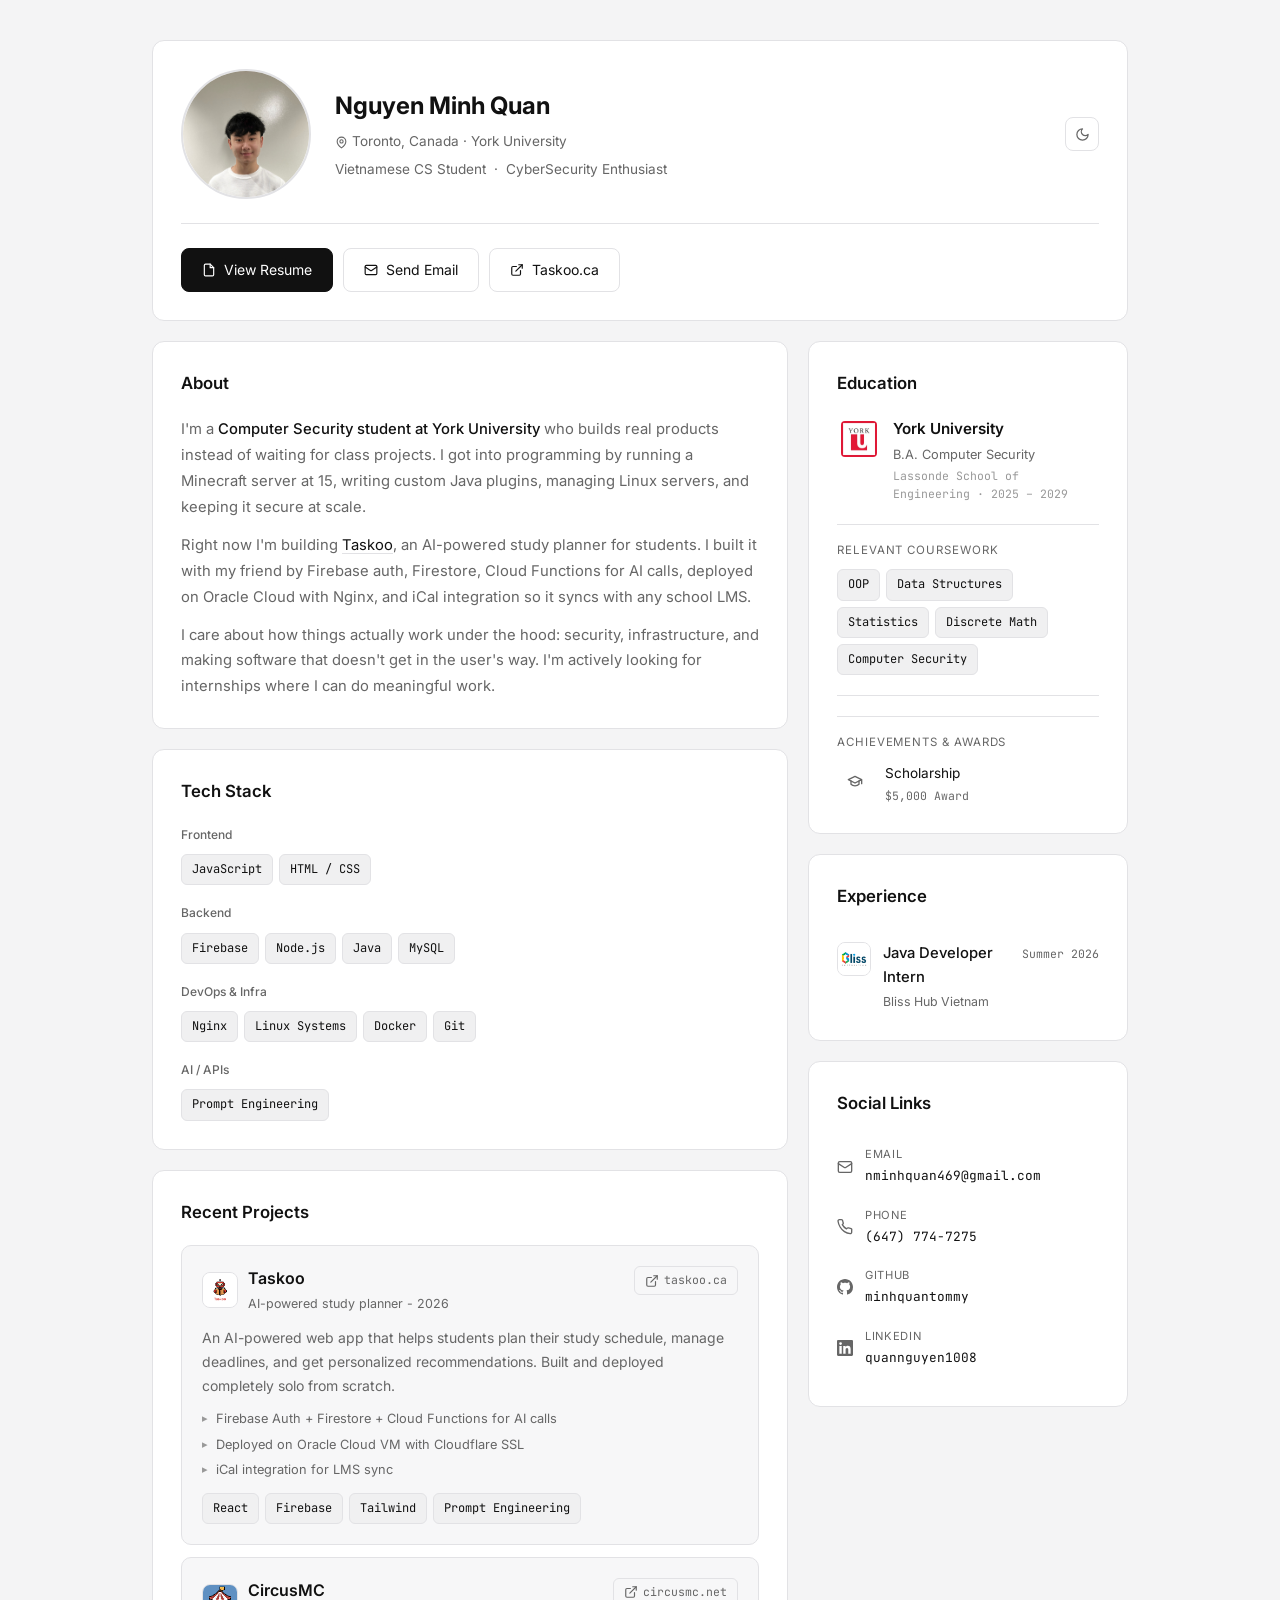
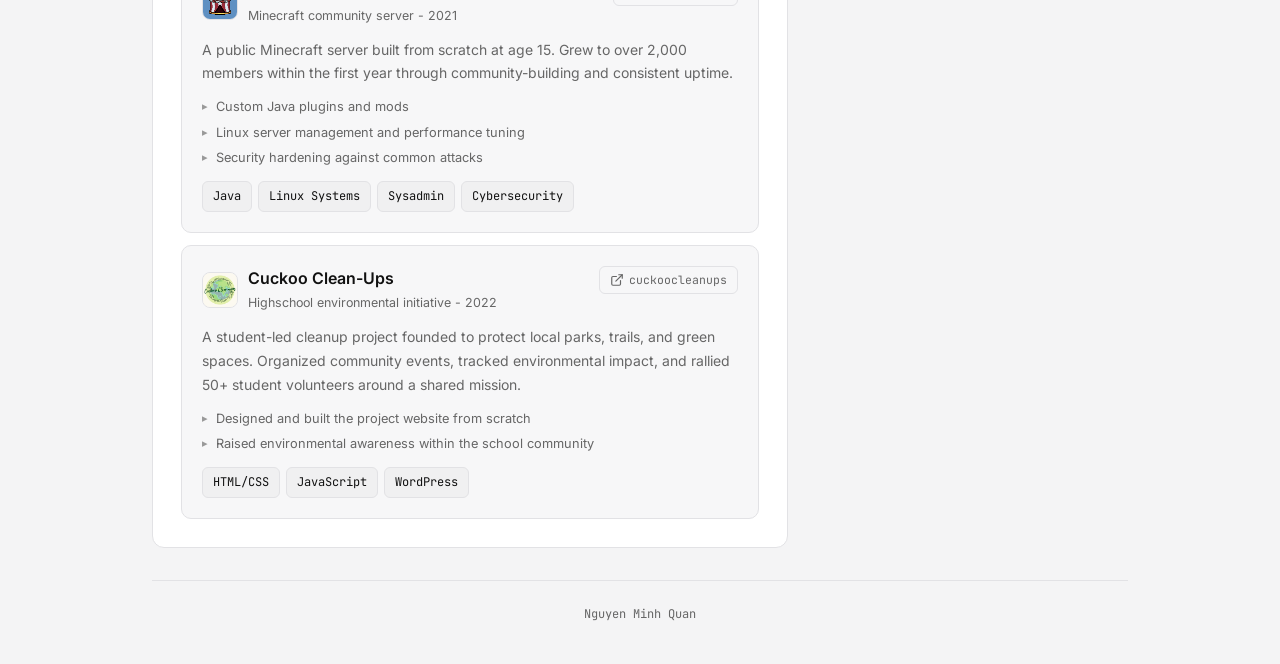
<file: index.html>
<!DOCTYPE html>
<html lang="en">
<head>
  <meta charset="UTF-8" />
  <meta name="viewport" content="width=device-width, initial-scale=1.0" />
  <meta name="description" content="Nguyen Minh Quan · CS Student & Indie Developer" />
  <title>Quan's Portfolio</title>
  <link rel="preconnect" href="https://fonts.googleapis.com" />
  <link rel="preconnect" href="https://fonts.gstatic.com" crossorigin />
  <link href="https://fonts.googleapis.com/css2?family=Inter:wght@400;500;600;700&family=JetBrains+Mono:wght@400;500;700&display=swap" rel="stylesheet" />
  <link rel="stylesheet" href="style.css" />
  <script defer src="script.js"></script>
</head>
<body>
<div class="page">

  
  <header class="profile">
    <div class="profile-top">
      <div class="profile-avatar-wrap">
        <img class="profile-avatar avatar-dark" src="assests/AvatarDarkMode.png" alt="Nguyen Minh Quan" />
        <img class="profile-avatar avatar-light" src="assests/Ava LinkedIn.png" alt="Nguyen Minh Quan" />
      </div>

      <div class="profile-info">
        <h1 class="profile-name">Nguyen Minh Quan</h1>
        <p class="profile-location">
          <svg width="13" height="13" viewBox="0 0 24 24" fill="none" stroke="currentColor" stroke-width="2" stroke-linecap="round" stroke-linejoin="round"><path d="M20 10c0 6-8 12-8 12s-8-6-8-12a8 8 0 0 1 16 0Z"/><circle cx="12" cy="10" r="3"/></svg>
          Toronto, Canada · York University
        </p>
        <p class="profile-title">Vietnamese CS Student &nbsp;·&nbsp; CyberSecurity Enthusiast</p>
      </div>

      <div class="profile-meta" style="display:flex;flex-direction:column;align-items:flex-end;gap:8px;flex-shrink:0;">
        <button id="theme-toggle" aria-label="Toggle light/dark mode">
          <span class="icon-dark">
            <!-- sun -->
            <svg width="15" height="15" viewBox="0 0 24 24" fill="none" stroke="currentColor" stroke-width="2" stroke-linecap="round" stroke-linejoin="round"><circle cx="12" cy="12" r="4"/><path d="M12 2v2M12 20v2M4.93 4.93l1.41 1.41M17.66 17.66l1.41 1.41M2 12h2M20 12h2M4.93 19.07l1.41-1.41M17.66 6.34l1.41-1.41"/></svg>
          </span>
          <span class="icon-light">
            <!-- moon -->
            <svg width="15" height="15" viewBox="0 0 24 24" fill="none" stroke="currentColor" stroke-width="2" stroke-linecap="round" stroke-linejoin="round"><path d="M12 3a6 6 0 0 0 9 9 9 9 0 1 1-9-9Z"/></svg>
          </span>
        </button>

      </div>
    </div>

    <div class="profile-ctas">
      <a href="resume.pdf" target="_blank" class="btn btn-primary">
        <svg width="14" height="14" viewBox="0 0 24 24" fill="none" stroke="currentColor" stroke-width="2" stroke-linecap="round" stroke-linejoin="round"><path d="M14 2H6a2 2 0 0 0-2 2v16a2 2 0 0 0 2 2h12a2 2 0 0 0 2-2V8z"/><polyline points="14 2 14 8 20 8"/></svg>
        View Resume
      </a>
      <a href="mailto:nminhquan469@gmail.com" class="btn">
        <svg width="14" height="14" viewBox="0 0 24 24" fill="none" stroke="currentColor" stroke-width="2" stroke-linecap="round" stroke-linejoin="round"><rect x="2" y="4" width="20" height="16" rx="2"/><path d="m22 7-8.97 5.7a1.94 1.94 0 0 1-2.06 0L2 7"/></svg>
        Send Email
      </a>
      <a href="https://taskoo.ca" target="_blank" class="btn">
        <svg width="14" height="14" viewBox="0 0 24 24" fill="none" stroke="currentColor" stroke-width="2" stroke-linecap="round" stroke-linejoin="round"><path d="M18 13v6a2 2 0 0 1-2 2H5a2 2 0 0 1-2-2V8a2 2 0 0 1 2-2h6"/><polyline points="15 3 21 3 21 9"/><line x1="10" y1="14" x2="21" y2="3"/></svg>
        Taskoo.ca
      </a>
    </div>
  </header>

  <!-- ── Main Grid ───────────────────────────────────── -->
  <main>
    <div class="grid">

      <!-- Left column -->
      <div class="col">

        <!-- About -->
        <section class="card" aria-labelledby="about-heading">
          <h2 class="card-title" id="about-heading">About</h2>
          <div class="about-body">
            <p>I'm a <strong>Computer Security student at York University</strong> who builds real products instead of waiting for class projects. I got into programming by running a Minecraft server at 15, writing custom Java plugins, managing Linux servers, and keeping it secure at scale.</p>
            <p>Right now I'm building <a href="https://taskoo.ca" target="_blank">Taskoo</a>, an AI-powered study planner for students. I built it with my friend by Firebase auth, Firestore, Cloud Functions for AI calls, deployed on Oracle Cloud with Nginx, and iCal integration so it syncs with any school LMS.</p>
            <p>I care about how things actually work under the hood: security, infrastructure, and making software that doesn't get in the user's way. I'm actively looking for internships where I can do meaningful work.</p>
          </div>
        </section>

        <!-- Tech Stack -->
        <section class="card" aria-labelledby="stack-heading">
          <h2 class="card-title" id="stack-heading">Tech Stack</h2>

          <div class="stack-group">
            <p class="stack-label">Frontend</p>
            <div class="tags">
              <span class="tag">JavaScript</span>
              <span class="tag">HTML / CSS</span>
            </div>
          </div>

          <div class="stack-group">
            <p class="stack-label">Backend</p>
            <div class="tags">
              <span class="tag">Firebase</span>
              <span class="tag">Node.js</span>
              <span class="tag">Java</span>
              <span class="tag">MySQL</span>
            </div>
          </div>

          <div class="stack-group">
            <p class="stack-label">DevOps & Infra</p>
            <div class="tags">
              <span class="tag">Nginx</span>
              <span class="tag">Linux Systems</span>
              <span class="tag">Docker</span>
              <span class="tag">Git</span>
            </div>
          </div>

          <div class="stack-group">
            <p class="stack-label">AI / APIs</p>
            <div class="tags">
              <span class="tag">Prompt Engineering</span>
            </div>
          </div>
        </section>

        <!-- Projects -->
        <section class="card" aria-labelledby="projects-heading">
          <h2 class="card-title" id="projects-heading">Recent Projects</h2>
          <div class="projects-list">

            <article class="project-card">
              <div class="project-header">
                <div class="project-title-row">
                  <img class="project-logo" src="assests/Taskoo Logo.png" alt="Taskoo" />
                  <div>
                    <h3 class="project-title">Taskoo</h3>
                    <p class="project-subtitle">AI-powered study planner - 2026</p>
                  </div>
                </div>
                <a href="https://taskoo.ca" target="_blank" class="project-link" aria-label="Open Taskoo">
                  <svg width="14" height="14" viewBox="0 0 24 24" fill="none" stroke="currentColor" stroke-width="2" stroke-linecap="round" stroke-linejoin="round"><path d="M18 13v6a2 2 0 0 1-2 2H5a2 2 0 0 1-2-2V8a2 2 0 0 1 2-2h6"/><polyline points="15 3 21 3 21 9"/><line x1="10" y1="14" x2="21" y2="3"/></svg>
                  taskoo.ca
                </a>
              </div>
              <p class="project-desc">An AI-powered web app that helps students plan their study schedule, manage deadlines, and get personalized recommendations. Built and deployed completely solo from scratch.</p>
              <ul class="project-highlights">
                <li>Firebase Auth + Firestore + Cloud Functions for AI calls</li>
                <li>Deployed on Oracle Cloud VM with Cloudflare SSL</li>
                <li>iCal integration for LMS sync</li>
              </ul>
              <div class="tags">
                <span class="tag">React</span>
                <span class="tag">Firebase</span>
                <span class="tag">Tailwind</span>
                <span class="tag">Prompt Engineering</span>
              </div>
            </article>

            <article class="project-card">
              <div class="project-header">
                <div class="project-title-row">
                  <img class="project-logo" src="assests/circusmc.PNG" alt="CircusMC" />
                  <div>
                    <h3 class="project-title">CircusMC</h3>
                    <p class="project-subtitle">Minecraft community server - 2021</p>
                  </div>
                </div>
                <a href="https://circusmc.net" target="_blank" class="project-link" aria-label="Open CircusMC">
                  <svg width="14" height="14" viewBox="0 0 24 24" fill="none" stroke="currentColor" stroke-width="2" stroke-linecap="round" stroke-linejoin="round"><path d="M18 13v6a2 2 0 0 1-2 2H5a2 2 0 0 1-2-2V8a2 2 0 0 1 2-2h6"/><polyline points="15 3 21 3 21 9"/><line x1="10" y1="14" x2="21" y2="3"/></svg>
                  circusmc.net
                </a>
              </div>
              <p class="project-desc">A public Minecraft server built from scratch at age 15. Grew to over 2,000 members within the first year through community-building and consistent uptime.</p>
              <ul class="project-highlights">
                <li>Custom Java plugins and mods</li>
                <li>Linux server management and performance tuning</li>
                <li>Security hardening against common attacks</li>
              </ul>
              <div class="tags">
                <span class="tag">Java</span>
                <span class="tag">Linux Systems</span>
                <span class="tag">Sysadmin</span>
                <span class="tag">Cybersecurity</span>
              </div>
            </article>

            <article class="project-card">
              <div class="project-header">
                <div class="project-title-row">
                  <img class="project-logo" src="assests/Cuckoo.png" alt="CircusMC" />
                  <div>
                    <h3 class="project-title">Cuckoo Clean-Ups</h3>
                    <p class="project-subtitle">Highschool environmental initiative - 2022</p>
                  </div>
                </div>
                <a href="https://www.instagram.com/cuckoocleanups/" target="_blank" class="project-link" aria-label="Open CircusMC">
                  <svg width="14" height="14" viewBox="0 0 24 24" fill="none" stroke="currentColor" stroke-width="2" stroke-linecap="round" stroke-linejoin="round"><path d="M18 13v6a2 2 0 0 1-2 2H5a2 2 0 0 1-2-2V8a2 2 0 0 1 2-2h6"/><polyline points="15 3 21 3 21 9"/><line x1="10" y1="14" x2="21" y2="3"/></svg>
                  cuckoocleanups
                </a>
              </div>
              <p class="project-desc">A student-led cleanup project founded to protect local parks, trails, and green spaces. Organized community events, tracked environmental impact, and rallied 50+ student volunteers around a shared mission.

</p>
              <ul class="project-highlights">
                <li>Designed and built the project website from scratch</li>
                <li>Raised environmental awareness within the school community</li>
              </ul>
              <div class="tags">
                <span class="tag">HTML/CSS</span>
                <span class="tag">JavaScript</span>
                <span class="tag">WordPress</span>
              </div>
            </article>

          </div>
        </section>

      </div><!-- /left col -->

      <!-- Right column -->
      <div class="col">

        <!-- Education -->
        <section class="card" aria-labelledby="edu-heading">
          <h2 class="card-title" id="edu-heading">Education</h2>
          <div class="edu-header">
            <img class="edu-logo" src="assests/yorkulogo.jpg" alt="York University" />
            <div>
              <p class="edu-name">York University</p>
              <p class="edu-degree">B.A. Computer Security</p>
              <p class="edu-period">Lassonde School of Engineering · 2025 – 2029</p>
            </div>
          </div>
          <p class="coursework-label">Relevant Coursework</p>
          <div class="tags">
            <span class="tag">OOP</span>
            <span class="tag">Data Structures</span>
            <span class="tag">Statistics</span>
            <span class="tag">Discrete Math</span>
            <span class="tag">Computer Security</span>
          </div>

          <div class="edu-divider"></div>

          <p class="coursework-label">Achievements &amp; Awards</p>
          <div class="awards-grid">
            <div class="award-entry">
              <div class="award-entry-icon">
                <svg width="16" height="16" viewBox="0 0 24 24" fill="none" stroke="currentColor" stroke-width="2" stroke-linecap="round" stroke-linejoin="round"><path d="M22 10v6M2 10l10-5 10 5-10 5z"/><path d="M6 12v5c3 3 9 3 12 0v-5"/></svg>
              </div>
              <div>
                <p class="award-entry-title">Scholarship</p>
                <p class="award-entry-sub">$5,000 Award</p>
              </div>
            </div>
          </div>
        </section>

        <!-- Experience -->
        <section class="card" aria-labelledby="exp-heading">
          <h2 class="card-title" id="exp-heading">Experience</h2>

          <div class="exp-item">
            <img class="exp-logo" src="assests/blisscorp.png" alt="Bliss Corporation" />
            <div class="exp-info">
              <p class="exp-role">Java Developer Intern</p>
              <p class="exp-sub"><a href="https://blisscorp.cc/" target="_blank">Bliss Hub Vietnam</a></p>
            </div>
            <span class="exp-period">Summer 2026</span>
          </div>


        </section>

        <!-- Contact -->
        <section class="card" aria-labelledby="contact-heading">
          <h2 class="card-title" id="contact-heading">Social Links</h2>

          <a href="mailto:nminhquan469@gmail.com" class="contact-item">
            <svg class="contact-icon" width="16" height="16" viewBox="0 0 24 24" fill="none" stroke="currentColor" stroke-width="2" stroke-linecap="round" stroke-linejoin="round"><rect x="2" y="4" width="20" height="16" rx="2"/><path d="m22 7-8.97 5.7a1.94 1.94 0 0 1-2.06 0L2 7"/></svg>
            <div>
              <p class="contact-label">Email</p>
              <p class="contact-value">nminhquan469@gmail.com</p>
            </div>
            <svg class="contact-arrow" width="12" height="12" viewBox="0 0 24 24" fill="none" stroke="currentColor" stroke-width="2"><path d="M18 13v6a2 2 0 0 1-2 2H5a2 2 0 0 1-2-2V8a2 2 0 0 1 2-2h6"/><polyline points="15 3 21 3 21 9"/><line x1="10" y1="14" x2="21" y2="3"/></svg>
          </a>


          <a href="tel:+16477747275" class="contact-item">
            <svg class="contact-icon" width="16" height="16" viewBox="0 0 24 24" fill="none" stroke="currentColor" stroke-width="2" stroke-linecap="round" stroke-linejoin="round"><path d="M22 16.92v3a2 2 0 0 1-2.18 2 19.79 19.79 0 0 1-8.63-3.07A19.5 19.5 0 0 1 4.69 12 19.79 19.79 0 0 1 1.6 3.38 2 2 0 0 1 3.58 1h3a2 2 0 0 1 2 1.72c.127.96.361 1.903.7 2.81a2 2 0 0 1-.45 2.11L7.91 8.54a16 16 0 0 0 6.29 6.29l.92-.92a2 2 0 0 1 2.11-.45c.907.339 1.85.573 2.81.7A2 2 0 0 1 22 16.92z"/></svg>
            <div>
              <p class="contact-label">Phone</p>
              <p class="contact-value">(647) 774-7275</p>
            </div>
          </a>

          <a href="https://github.com/minhquantommy" target="_blank" class="contact-item">
            <svg class="contact-icon" width="16" height="16" viewBox="0 0 24 24" fill="currentColor"><path d="M12 0C5.37 0 0 5.37 0 12c0 5.31 3.435 9.795 8.205 11.385.6.105.825-.255.825-.57 0-.285-.015-1.23-.015-2.235-3.015.555-3.795-.735-4.035-1.41-.135-.345-.72-1.41-1.23-1.695-.42-.225-1.02-.78-.015-.795.945-.015 1.62.87 1.845 1.23 1.08 1.815 2.805 1.305 3.495.99.105-.78.42-1.305.765-1.605-2.67-.3-5.46-1.335-5.46-5.925 0-1.305.465-2.385 1.23-3.225-.12-.3-.54-1.53.12-3.18 0 0 1.005-.315 3.3 1.23.96-.27 1.98-.405 3-.405s2.04.135 3 .405c2.295-1.56 3.3-1.23 3.3-1.23.66 1.65.24 2.88.12 3.18.765.84 1.23 1.905 1.23 3.225 0 4.605-2.805 5.625-5.475 5.925.435.375.81 1.095.81 2.22 0 1.605-.015 2.895-.015 3.3 0 .315.225.69.825.57A12.02 12.02 0 0 0 24 12c0-6.63-5.37-12-12-12z"/></svg>
            <div>
              <p class="contact-label">GitHub</p>
              <p class="contact-value">minhquantommy</p>
            </div>
            <svg class="contact-arrow" width="12" height="12" viewBox="0 0 24 24" fill="none" stroke="currentColor" stroke-width="2"><path d="M18 13v6a2 2 0 0 1-2 2H5a2 2 0 0 1-2-2V8a2 2 0 0 1 2-2h6"/><polyline points="15 3 21 3 21 9"/><line x1="10" y1="14" x2="21" y2="3"/></svg>
          </a>

    

          <a href="https://linkedin.com/in/quannguyen1008" target="_blank" class="contact-item">
            <svg class="contact-icon" width="16" height="16" viewBox="0 0 24 24" fill="currentColor"><path d="M20.447 20.452h-3.554v-5.569c0-1.328-.027-3.037-1.852-3.037-1.853 0-2.136 1.445-2.136 2.939v5.667H9.351V9h3.414v1.561h.046c.477-.9 1.637-1.85 3.37-1.85 3.601 0 4.267 2.37 4.267 5.455v6.286zM5.337 7.433a2.062 2.062 0 0 1-2.063-2.065 2.064 2.064 0 1 1 2.063 2.065zm1.782 13.019H3.555V9h3.564v11.452zM22.225 0H1.771C.792 0 0 .774 0 1.729v20.542C0 23.227.792 24 1.771 24h20.451C23.2 24 24 23.227 24 22.271V1.729C24 .774 23.2 0 22.222 0h.003z"/></svg>
            <div>
              <p class="contact-label">LinkedIn</p>
              <p class="contact-value">quannguyen1008</p>
            </div>
            <svg class="contact-arrow" width="12" height="12" viewBox="0 0 24 24" fill="none" stroke="currentColor" stroke-width="2"><path d="M18 13v6a2 2 0 0 1-2 2H5a2 2 0 0 1-2-2V8a2 2 0 0 1 2-2h6"/><polyline points="15 3 21 3 21 9"/><line x1="10" y1="14" x2="21" y2="3"/></svg>
          </a>

        </section>

      </div><!-- /right col -->

    </div><!-- /grid -->
  </main>

  <footer>Nguyen Minh Quan</footer>

</div><!-- /page -->
</body>
</html>
</file>
<file: style.css>
/* ── Reset & Base ─────────────────────────────────────── */
*, *::before, *::after { box-sizing: border-box; margin: 0; padding: 0; }

:root {
  --bg:           #0f0f0f;
  --card:         #1a1a1a;
  --border:       #2a2a2a;
  --text:         #f0f0f0;
  --muted:        #888;
  --muted-dark:   #555;
  --white:        #ffffff;
  --black:        #000000;
  --tag-bg:       #0f0f0f;
  --project-card-bg: #0f0f0f;
  --card-spotlight: #242424;

  --radius:       12px;
  --gap:          20px;
  --ease:         cubic-bezier(0.16, 1, 0.3, 1);
}

/* ── Light mode ───────────────────────────────────────── */
:root.light {
  --bg:           #f4f4f5;
  --card:         #ffffff;
  --border:       #e2e2e5;
  --text:         #111111;
  --muted:        #666666;
  --muted-dark:   #999999;
  --white:        #111111;
  --black:        #ffffff;
  --tag-bg:       #f0f0f1;
  --project-card-bg: #f7f7f8;
  --card-spotlight: #f9f9f9;
}

/* Transition all colour changes smoothly */
body, .card, .profile, .btn, .tag, .project-card,
.contact-item {
  transition-property: background, background-color, border-color, color, box-shadow;
  transition-duration: 0.3s;
  transition-timing-function: var(--ease);
}

html { scroll-behavior: smooth; }

body {
  background: var(--bg);
  color: var(--text);
  font-family: 'Inter', system-ui, sans-serif;
  font-size: 15px;
  line-height: 1.6;
  -webkit-font-smoothing: antialiased;
  min-height: 100vh;
  overflow-x: hidden;
}

a { color: inherit; text-decoration: none; }
img { display: block; max-width: 100%; }
ul { list-style: none; }

::selection { background: var(--white); color: var(--black); }

::-webkit-scrollbar { width: 4px; }
::-webkit-scrollbar-track { background: var(--bg); }
::-webkit-scrollbar-thumb { background: var(--border); border-radius: 2px; }
::-webkit-scrollbar-thumb:hover { background: var(--muted-dark); }

/* ── Layout ───────────────────────────────────────────── */
.page {
  max-width: 1024px;
  margin: 0 auto;
  padding: 40px 24px;
}

.grid {
  display: grid;
  grid-template-columns: 1fr 320px;
  gap: var(--gap);
  align-items: start;
}

.col { display: flex; flex-direction: column; gap: var(--gap); }

/* ── Card ─────────────────────────────────────────────── */
.card {
  background: var(--card);
  border: 1px solid var(--border);
  border-radius: var(--radius);
  padding: 28px;
  transition: border-color 0.25s var(--ease), box-shadow 0.25s var(--ease), transform 0.25s var(--ease);
}
.card:hover {
  border-color: #383838;
  box-shadow: 0 8px 32px rgba(0,0,0,0.4);
  transform: translateY(-2px);
}

.card-title {
  font-size: 1.05rem;
  font-weight: 600;
  color: var(--text);
  margin-bottom: 20px;
}

/* ── Profile Header ───────────────────────────────────── */
.profile {
  background: var(--card);
  border: 1px solid var(--border);
  border-radius: var(--radius);
  padding: 28px;
  margin-bottom: var(--gap);
  transition: border-color 0.25s var(--ease), box-shadow 0.25s var(--ease);
}
.profile:hover {
  border-color: #383838;
  box-shadow: 0 8px 32px rgba(0,0,0,0.4);
}

.profile-top {
  display: flex;
  gap: 24px;
  align-items: center;
  flex-wrap: wrap;
}

.profile-avatar-wrap {
  position: relative;
  width: 130px;
  height: 130px;
  flex-shrink: 0;
}
.profile-avatar-wrap:hover .profile-avatar {
  border-color: var(--muted-dark);
  transform: scale(1.04);
}
.profile-avatar {
  position: absolute;
  top: 0;
  left: 0;
  width: 130px;
  height: 130px;
  border-radius: 50%;
  object-fit: cover;
  object-position: top;
  border: 2px solid var(--border);
  transition: opacity 0.4s var(--ease), border-color 0.3s var(--ease), transform 0.3s var(--ease);
}

/* Dark mode (default): dark avatar visible, light avatar hidden */
.avatar-dark  { opacity: 1; }
.avatar-light { opacity: 0; }

/* Light mode: light avatar visible, dark avatar hidden */
:root.light .avatar-dark  { opacity: 0; }
:root.light .avatar-light { opacity: 1; }

.profile-info { flex: 1; min-width: 0; }

.profile-name {
  font-size: 1.5rem;
  font-weight: 700;
  color: var(--text);
  margin-bottom: 6px;
}

.profile-location {
  font-size: 0.85rem;
  color: var(--muted);
  display: flex;
  align-items: center;
  gap: 4px;
  margin-bottom: 6px;
}

.profile-title { font-size: 0.85rem; color: var(--muted); }

/* ── Theme toggle button ──────────────────────────────── */
#theme-toggle {
  display: inline-flex;
  align-items: center;
  justify-content: center;
  width: 34px;
  height: 34px;
  border-radius: 8px;
  border: 1px solid var(--border);
  background: var(--card);
  color: var(--muted);
  cursor: pointer;
  font-family: inherit;
  transition: border-color 0.2s, color 0.2s, transform 0.2s var(--ease), background 0.3s;
}
#theme-toggle:hover { border-color: var(--muted-dark); color: var(--text); transform: scale(1.08); }

/* show/hide icons based on mode */
:root .icon-dark  { display: flex; }
:root .icon-light { display: none; }
:root.light .icon-dark  { display: none; }
:root.light .icon-light { display: flex; }

.profile-badge {
  background: var(--tag-bg);
  border: 1px solid var(--border);
  color: var(--text);
  font-size: 0.75rem;
  font-weight: 500;
  padding: 6px 12px;
  border-radius: 99px;
  display: inline-flex;
  align-items: center;
  gap: 6px;
  flex-shrink: 0;
  transition: border-color 0.2s, background 0.2s;
}
.profile-badge:hover { background: #2a2a2a; border-color: var(--muted-dark); }

.profile-ctas {
  display: flex;
  flex-wrap: wrap;
  gap: 10px;
  margin-top: 24px;
  padding-top: 24px;
  border-top: 1px solid var(--border);
}

/* ── Buttons ──────────────────────────────────────────── */
.btn {
  display: inline-flex;
  align-items: center;
  gap: 8px;
  font-size: 0.875rem;
  padding: 10px 20px;
  border-radius: 8px;
  border: 1px solid var(--border);
  background: var(--card);
  color: var(--text);
  cursor: pointer;
  font-family: inherit;
  transition: border-color 0.2s var(--ease), background 0.2s var(--ease), transform 0.15s var(--ease), box-shadow 0.2s var(--ease);
}
.btn:hover {
  border-color: var(--muted-dark);
  transform: translateY(-1px);
  box-shadow: 0 4px 12px rgba(0,0,0,0.3);
}
.btn:active { transform: translateY(0); }

.btn.btn-primary {
  background: var(--white);
  color: var(--black);
  border-color: var(--white);
}
.btn.btn-primary:hover {
  background: #e8e8e8;
  border-color: #e8e8e8;
  box-shadow: 0 4px 16px rgba(255,255,255,0.12);
}

/* ── About ────────────────────────────────────────────── */
.about-body { display: flex; flex-direction: column; gap: 12px; }
.about-body p { font-size: 0.925rem; color: var(--muted); line-height: 1.75; }
.about-body a {
  color: var(--text);
  text-decoration: underline;
  text-underline-offset: 3px;
  text-decoration-color: var(--border);
  transition: text-decoration-color 0.2s;
}
.about-body a:hover { text-decoration-color: var(--muted); }
.about-body strong { color: var(--text); font-weight: 500; }

/* ── Tech Stack ───────────────────────────────────────── */
.stack-group { margin-bottom: 18px; }
.stack-group:last-child { margin-bottom: 0; }
.stack-label { font-size: 0.75rem; color: var(--muted); font-weight: 500; margin-bottom: 10px; }
.tags { display: flex; flex-wrap: wrap; gap: 6px; }
.tag {
  font-family: 'JetBrains Mono', monospace;
  font-size: 0.75rem;
  color: var(--text);
  background: var(--tag-bg);
  border: 1px solid var(--border);
  padding: 5px 10px;
  border-radius: 6px;
  transition: border-color 0.2s var(--ease), transform 0.2s var(--ease), color 0.2s;
  cursor: default;
}
.tag:hover {
  border-color: var(--muted-dark);
  transform: translateY(-1px);
  color: var(--white);
}

/* ── Projects ─────────────────────────────────────────── */
.projects-list { display: flex; flex-direction: column; gap: 12px; }

.project-card {
  background: var(--project-card-bg);
  border: 1px solid var(--border);
  border-radius: 10px;
  padding: 20px;
  transition: border-color 0.25s var(--ease), transform 0.25s var(--ease), box-shadow 0.25s var(--ease);
  display: flex;
  flex-direction: column;
  gap: 12px;
}
.project-card:hover {
  border-color: var(--muted-dark);
  transform: translateY(-2px);
  box-shadow: 0 8px 24px rgba(0,0,0,0.2);
}

.project-header {
  display: flex;
  justify-content: space-between;
  align-items: flex-start;
  gap: 12px;
}
.project-title-row {
  display: flex;
  align-items: center;
  gap: 10px;
}
.project-logo {
  width: 36px;
  height: 36px;
  border-radius: 8px;
  object-fit: cover;
  flex-shrink: 0;
  border: 1px solid var(--border);
}
.project-title { font-size: 1rem; font-weight: 600; color: var(--text); margin-bottom: 2px; }
.project-subtitle { font-size: 0.78rem; color: var(--muted); }

.project-link {
  display: inline-flex;
  align-items: center;
  gap: 5px;
  font-family: 'JetBrains Mono', monospace;
  font-size: 0.72rem;
  color: var(--muted);
  border: 1px solid var(--border);
  padding: 4px 10px;
  border-radius: 6px;
  white-space: nowrap;
  flex-shrink: 0;
  transition: color 0.2s, border-color 0.2s, transform 0.2s var(--ease);
}
.project-card:hover .project-link { color: var(--text); border-color: var(--muted-dark); transform: translate(1px, -1px); }

.project-desc { font-size: 0.875rem; color: var(--muted); line-height: 1.7; }

.project-highlights {
  list-style: none;
  display: flex;
  flex-direction: column;
  gap: 5px;
}
.project-highlights li {
  font-size: 0.8rem;
  color: var(--muted);
  padding-left: 14px;
  position: relative;
}
.project-highlights li::before {
  content: '▸';
  position: absolute;
  left: 0;
  color: var(--muted-dark);
  font-size: 0.7rem;
  top: 1px;
}

/* ── Education ────────────────────────────────────────── */
.edu-header { display: flex; align-items: flex-start; gap: 12px; margin-bottom: 20px; }
.edu-logo {
  width: 44px;
  height: 44px;
  border-radius: 8px;
  object-fit: contain;
  background: #fff;
  padding: 4px;
  flex-shrink: 0;
  transition: transform 0.3s var(--ease);
}
.edu-logo:hover { transform: scale(1.06); }
.edu-name { font-size: 0.95rem; font-weight: 600; color: var(--text); margin-bottom: 3px; }
.edu-degree { font-size: 0.8rem; color: var(--muted); margin-bottom: 2px; }
.edu-period { font-family: 'JetBrains Mono', monospace; font-size: 0.72rem; color: var(--muted-dark); }

.edu-divider { border: none; border-top: 1px solid var(--border); margin: 20px 0; }

.awards-grid {
  display: flex;
  flex-direction: column;
  gap: 12px;
  margin-top: 12px;
}
.award-entry {
  display: flex;
  align-items: flex-start;
  gap: 12px;
}
.award-entry-icon {
  width: 36px;
  height: 36px;
  border-radius: 50%;
  background: rgba(255,255,255,0.07);
  display: flex;
  align-items: center;
  justify-content: center;
  flex-shrink: 0;
  color: var(--muted);
}
.award-entry-title { font-size: 0.85rem; font-weight: 400; color: var(--text); margin-bottom: 2px; }
.award-entry-sub { font-family: 'JetBrains Mono', monospace; font-size: 0.72rem; color: var(--muted); }

.coursework-label {
  font-size: 0.72rem;
  color: var(--muted);
  text-transform: uppercase;
  letter-spacing: 0.08em;
  margin-bottom: 10px;
  padding-top: 16px;
  border-top: 1px solid var(--border);
}

/* ── Experience ───────────────────────────────────────── */
.exp-item {
  display: flex;
  align-items: flex-start;
  gap: 12px;
  padding: 12px 0;
  border-bottom: 1px solid var(--border);
  transition: padding-left 0.2s var(--ease);
}
.exp-item:hover { padding-left: 4px; }
.exp-item:last-child { border-bottom: none; padding-bottom: 0; }
.exp-logo {
  width: 34px;
  height: 34px;
  border-radius: 8px;
  object-fit: cover;
  border: 1px solid var(--border);
  flex-shrink: 0;
  transition: border-color 0.2s, transform 0.2s var(--ease);
}
.exp-item:hover .exp-logo { border-color: var(--muted-dark); transform: scale(1.05); }
.exp-info { flex: 1; min-width: 0; }
.exp-role { font-size: 0.925rem; font-weight: 500; color: var(--text); }
.exp-sub { font-size: 0.775rem; color: var(--muted); margin-top: 2px; }
.exp-sub a { transition: color 0.15s; }
.exp-sub a:hover { color: var(--text); }
.exp-period { font-family: 'JetBrains Mono', monospace; font-size: 0.72rem; color: var(--muted); flex-shrink: 0; margin-top: 3px; }

/* ── Contact ──────────────────────────────────────────── */
.contact-item {
  display: flex;
  align-items: center;
  gap: 12px;
  padding: 10px 12px;
  border-radius: 8px;
  margin: 0 -12px;
  transition: background 0.2s var(--ease), transform 0.2s var(--ease);
}
.contact-item:hover { background: var(--tag-bg); transform: translateX(4px); }
.contact-icon { color: var(--muted); flex-shrink: 0; transition: color 0.2s; }
.contact-item:hover .contact-icon { color: var(--text); }
.contact-label { font-size: 0.7rem; color: var(--muted); text-transform: uppercase; letter-spacing: 0.06em; margin-bottom: 2px; }
.contact-value { font-family: 'JetBrains Mono', monospace; font-size: 0.8rem; color: var(--text); }
.contact-arrow { margin-left: auto; color: var(--muted); opacity: 0; transition: opacity 0.2s, transform 0.2s var(--ease); flex-shrink: 0; }
.contact-item:hover .contact-arrow { opacity: 1; transform: translateX(2px); }

/* ── Footer ───────────────────────────────────────────── */
footer {
  margin-top: 32px;
  padding-top: 24px;
  border-top: 1px solid var(--border);
  text-align: center;
  font-family: 'JetBrains Mono', monospace;
  font-size: 0.75rem;
  color: var(--muted);
}

/* ── Responsive ───────────────────────────────────────── */
@media (max-width: 768px) {
  /* Page */
  .page { padding: 14px; }

  /* Grid */
  .grid { grid-template-columns: 1fr; }

  /* Profile header */
  .profile { padding: 20px; position: relative; }
  .profile-top {
    flex-direction: column;
    align-items: center;
    text-align: center;
    gap: 12px;
  }
  .profile-info { text-align: center; }
  .profile-location { justify-content: center; }

  /* Float theme toggle + badge to top-right corner */
  .profile-meta {
    position: absolute !important;
    top: 16px;
    right: 16px;
    flex-shrink: 0;
  }

  /* CTAs: two per row then wrap */
  .profile-ctas {
    gap: 8px;
    margin-top: 16px;
    padding-top: 16px;
  }
  .profile-ctas .btn {
    flex: 1 1 calc(50% - 4px);
    justify-content: center;
    min-width: 0;
    font-size: 0.8rem;
    padding: 9px 12px;
  }

  /* Cards */
  .card { padding: 20px; }

  /* Project cards */
  .project-link {
    font-size: 0.68rem;
    padding: 3px 8px;
  }

  /* Education tags */
  .tags { gap: 5px; }
  .tag { font-size: 0.7rem; padding: 4px 8px; }

  /* Experience */
  .exp-period { font-size: 0.68rem; }

  /* Contact */
  .contact-value { font-size: 0.75rem; word-break: break-all; }

  /* Awards */
  .award-entry-title { font-size: 0.82rem; }
}

/* ── Reduced motion ───────────────────────────────────── */
@media (prefers-reduced-motion: reduce) {
  *, *::before, *::after { transition-duration: 0.01ms !important; animation-duration: 0.01ms !important; }
}
</file>
